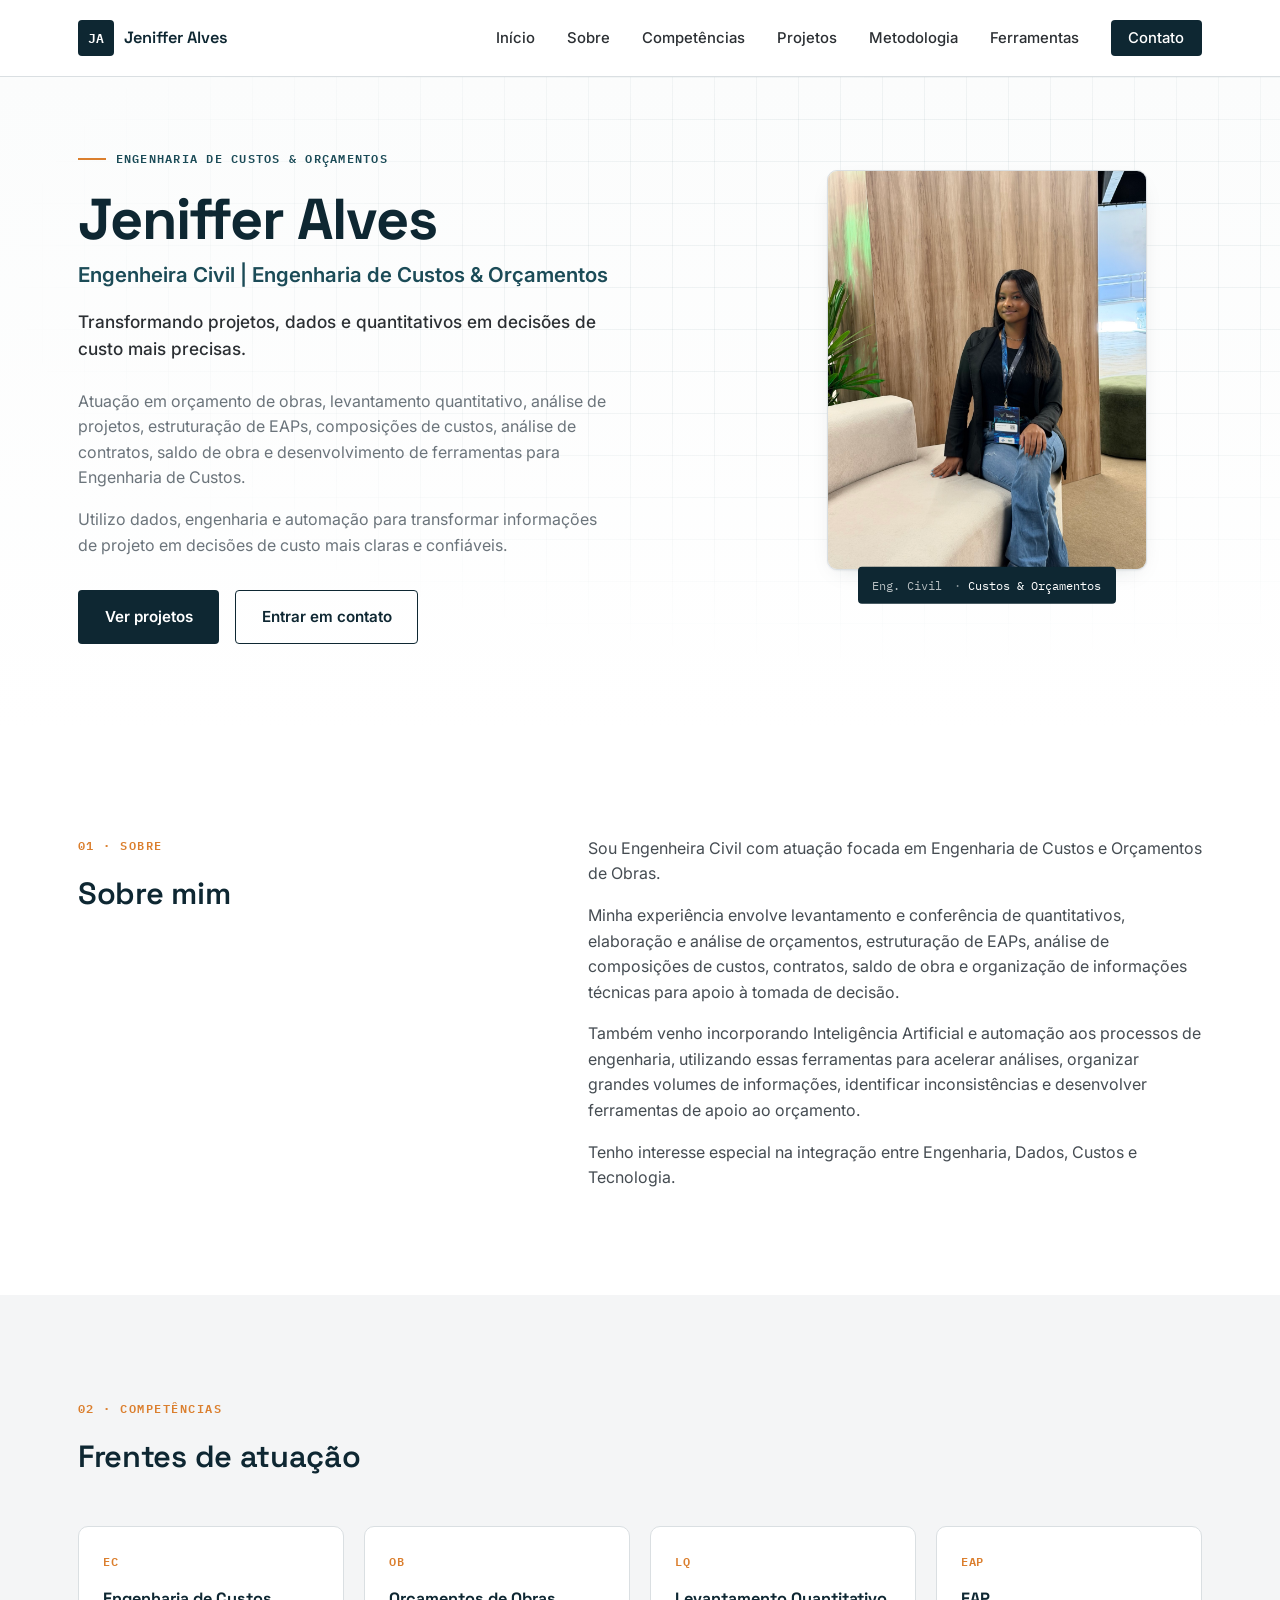
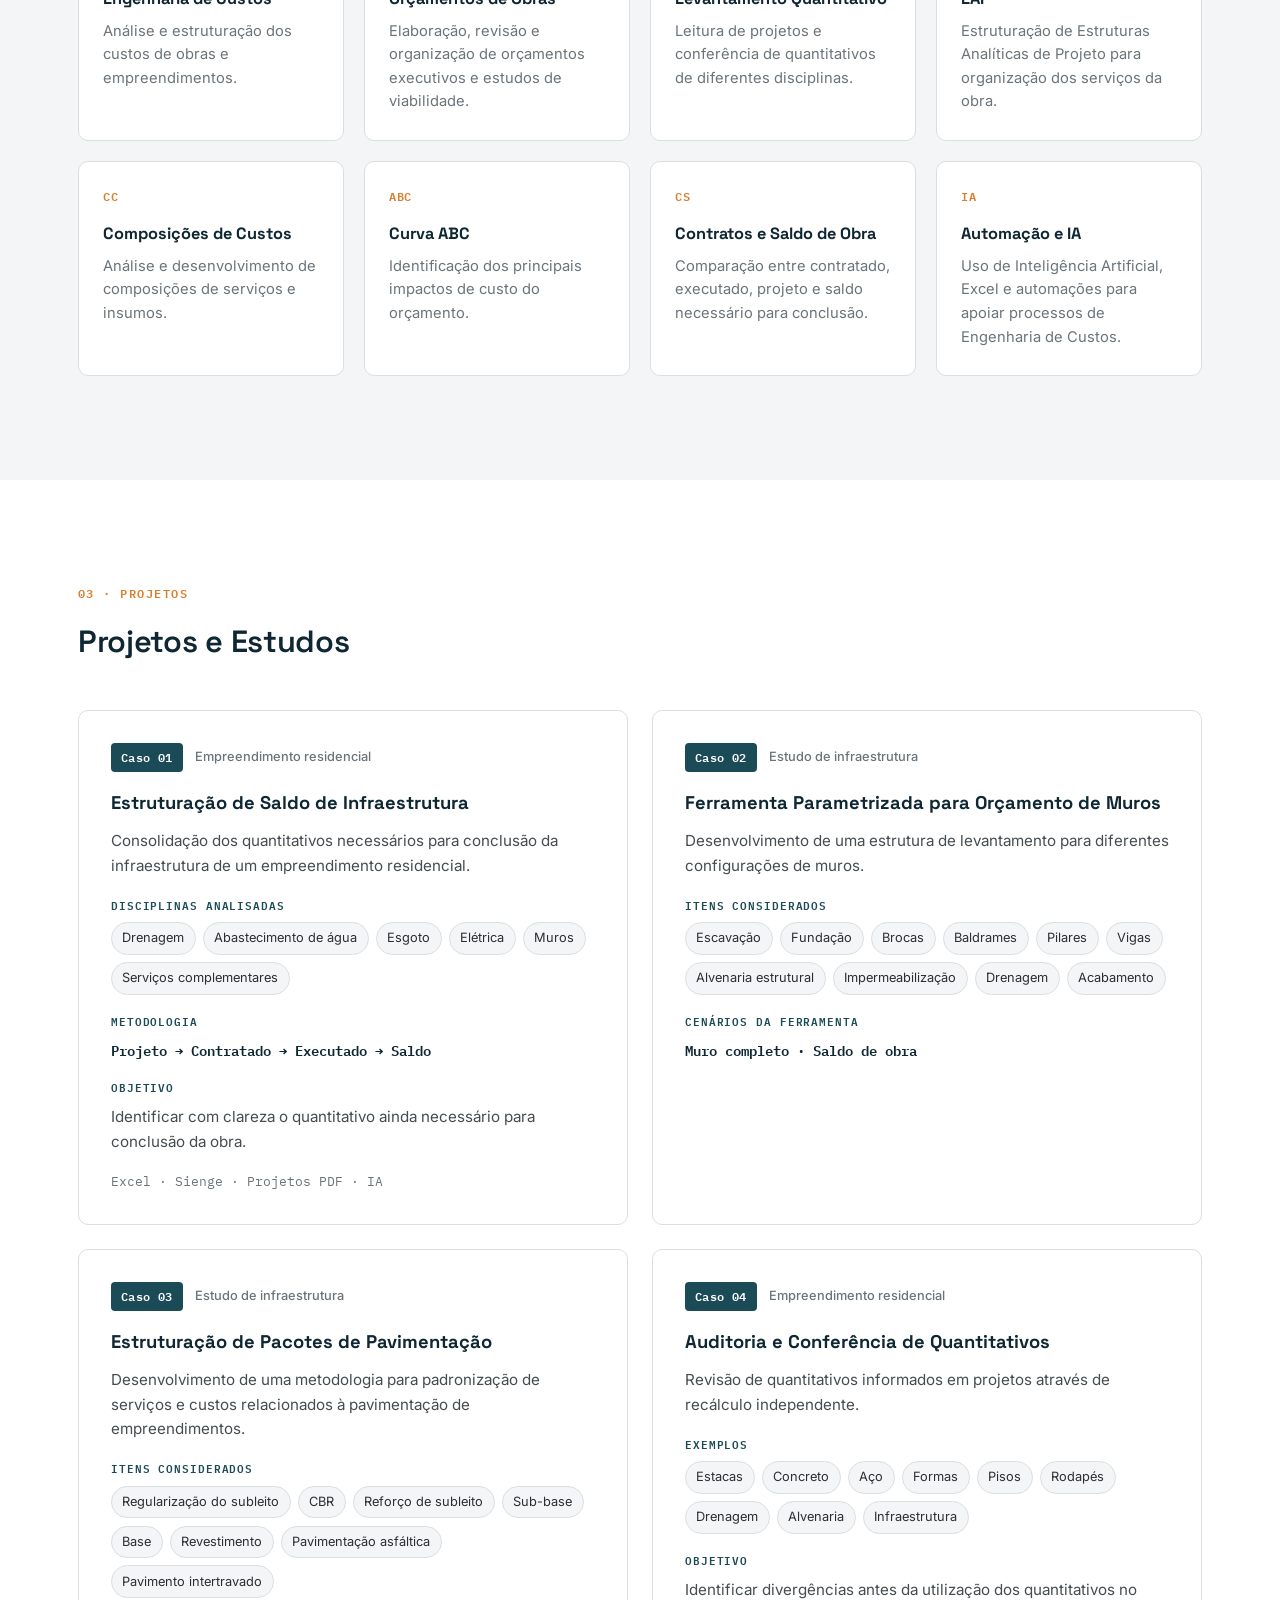
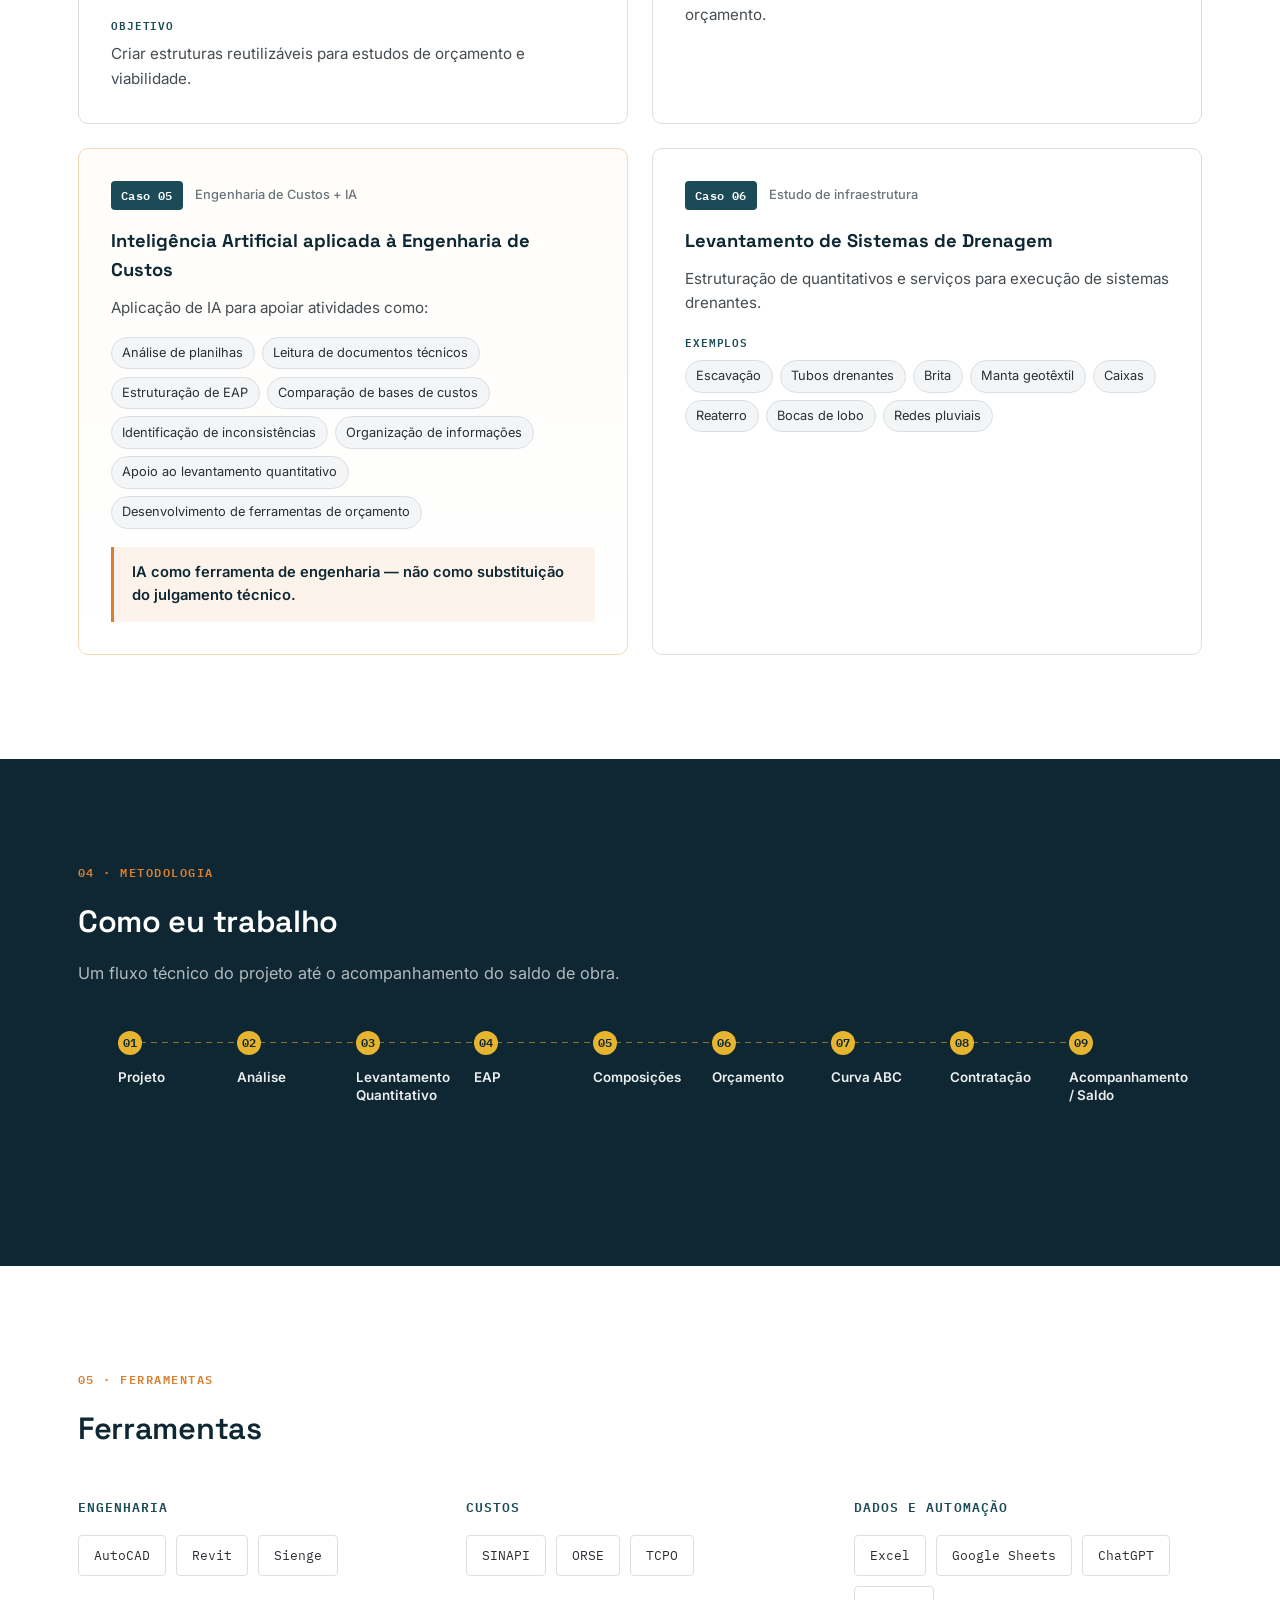
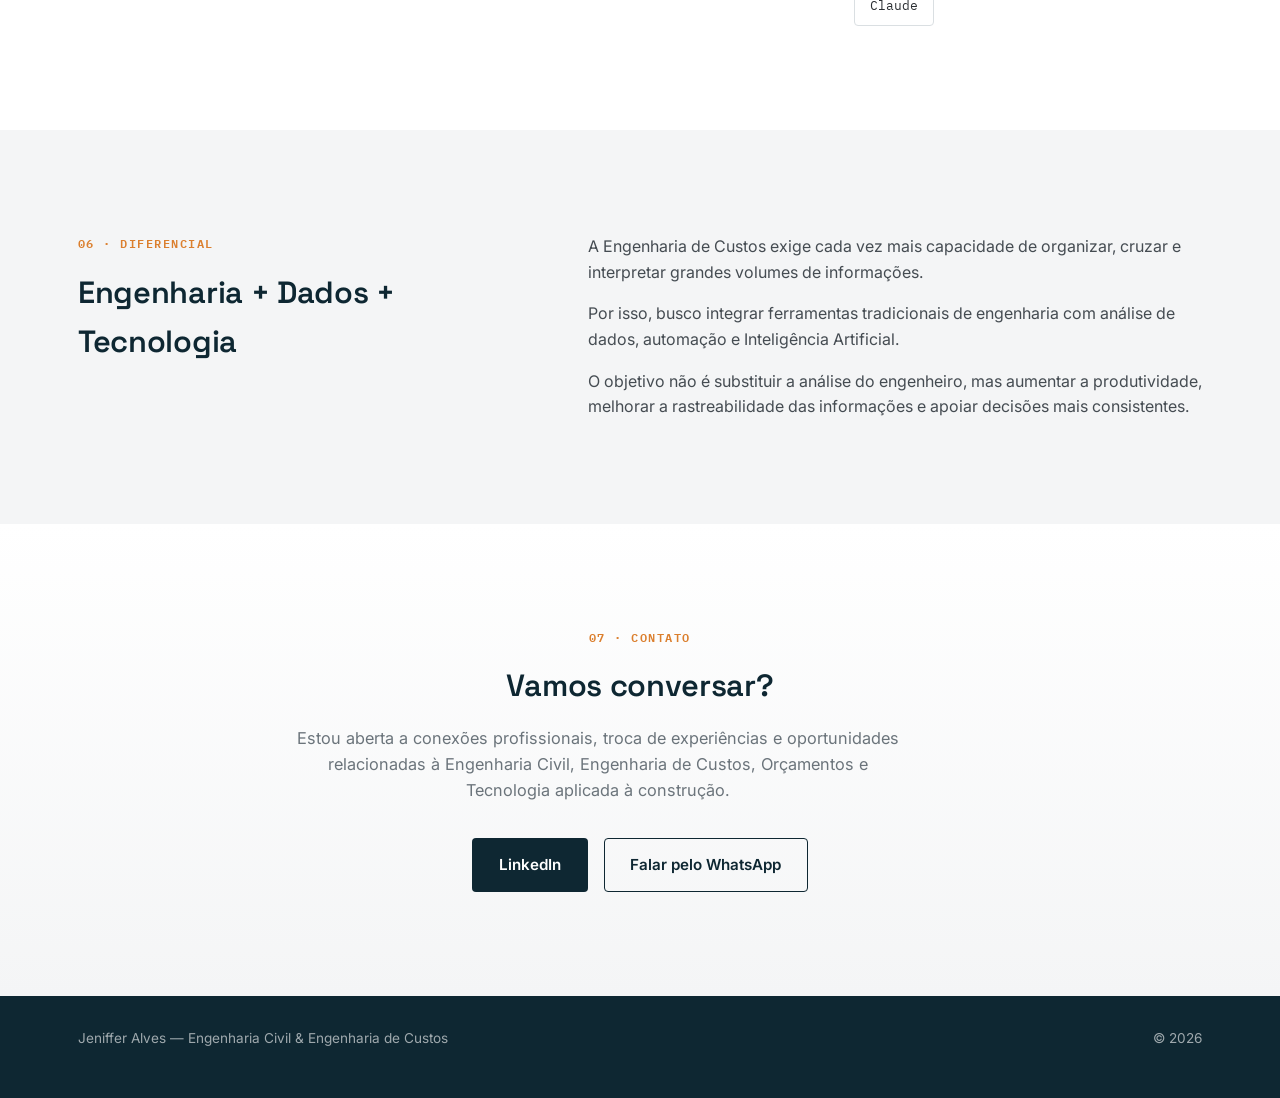
<file: index.html>
<!DOCTYPE html>
<html lang="pt-BR">
<head>
<meta charset="UTF-8">
<meta name="viewport" content="width=device-width, initial-scale=1.0">
<title>Jeniffer Alves | Engenharia Civil &amp; Engenharia de Custos</title>
<meta name="description" content="Portfólio de Jeniffer Alves, Engenheira Civil com atuação em Engenharia de Custos, Orçamentos, Levantamento Quantitativo, EAP e aplicação de Inteligência Artificial na Engenharia.">
<meta name="theme-color" content="#0E2A38">

<!-- Open Graph básico -->
<meta property="og:title" content="Jeniffer Alves | Engenharia Civil &amp; Engenharia de Custos">
<meta property="og:description" content="Engenharia de Custos, Orçamentos, Quantitativos, Planejamento de Custos e IA aplicada à Engenharia.">
<meta property="og:type" content="website">

<link rel="preconnect" href="https://fonts.googleapis.com">
<link rel="preconnect" href="https://fonts.gstatic.com" crossorigin>
<link href="https://fonts.googleapis.com/css2?family=Space+Grotesk:wght@500;600;700&family=Inter:wght@400;500;600&family=IBM+Plex+Mono:wght@500;600&display=swap" rel="stylesheet">

<link rel="stylesheet" href="style.css">
</head>
<body>

<a class="skip-link" href="#inicio">Pular para o conteúdo</a>

<!-- ===================== HEADER / MENU ===================== -->
<header class="site-header" id="topo">
  <div class="header-inner">
    <a href="#inicio" class="brand">
      <span class="brand-mark" aria-hidden="true">JA</span>
      <span class="brand-text">Jeniffer Alves</span>
    </a>

    <button class="menu-toggle" id="menuToggle" aria-expanded="false" aria-controls="mainNav" aria-label="Abrir menu de navegação">
      <span class="menu-toggle-bar"></span>
      <span class="menu-toggle-bar"></span>
      <span class="menu-toggle-bar"></span>
    </button>

    <nav class="main-nav" id="mainNav" aria-label="Navegação principal">
      <ul>
        <li><a href="#inicio" class="nav-link">Início</a></li>
        <li><a href="#sobre" class="nav-link">Sobre</a></li>
        <li><a href="#competencias" class="nav-link">Competências</a></li>
        <li><a href="#projetos" class="nav-link">Projetos</a></li>
        <li><a href="#metodologia" class="nav-link">Metodologia</a></li>
        <li><a href="#ferramentas" class="nav-link">Ferramentas</a></li>
        <li><a href="#contato" class="nav-link nav-link-cta">Contato</a></li>
      </ul>
    </nav>
  </div>
</header>

<main id="inicio">

  <!-- ===================== HERO ===================== -->
  <section class="hero" aria-label="Apresentação">
    <div class="hero-grid" aria-hidden="true"></div>
    <div class="hero-inner">
      <div class="hero-content">
        <p class="eyebrow"><span class="eyebrow-line" aria-hidden="true"></span>Engenharia de Custos &amp; Orçamentos</p>
        <h1 class="hero-title">Jeniffer Alves</h1>
        <p class="hero-subtitle">Engenheira Civil | Engenharia de Custos &amp; Orçamentos</p>
        <p class="hero-tagline">Transformando projetos, dados e quantitativos em decisões de custo mais precisas.</p>

        <p class="hero-text">
          Atuação em orçamento de obras, levantamento quantitativo, análise de projetos, estruturação de EAPs,
          composições de custos, análise de contratos, saldo de obra e desenvolvimento de ferramentas para
          Engenharia de Custos.
        </p>
        <p class="hero-text">
          Utilizo dados, engenharia e automação para transformar informações de projeto em decisões de
          custo mais claras e confiáveis.
        </p>

        <div class="hero-actions">
          <a href="#projetos" class="btn btn-primary">Ver projetos</a>
          <a href="#contato" class="btn btn-outline">Entrar em contato</a>
        </div>
      </div>

      <div class="hero-media">
        <div class="hero-photo-frame">
          <img src="jeniffer.jpg" alt="Jeniffer Alves, Engenheira Civil" class="hero-photo" width="420" height="520">
        </div>
        <div class="hero-photo-tag">
          <span class="hero-photo-tag-label">Eng. Civil</span>
          <span class="hero-photo-tag-value">Custos &amp; Orçamentos</span>
        </div>
      </div>
    </div>
  </section>

  <!-- ===================== SOBRE ===================== -->
  <section class="section" id="sobre" aria-label="Sobre mim">
    <div class="section-inner section-inner--split">
      <div class="section-heading">
        <p class="section-kicker">01 · Sobre</p>
        <h2 class="section-title">Sobre mim</h2>
      </div>
      <div class="section-body">
        <p>
          Sou Engenheira Civil com atuação focada em Engenharia de Custos e Orçamentos de Obras.
        </p>
        <p>
          Minha experiência envolve levantamento e conferência de quantitativos, elaboração e análise de
          orçamentos, estruturação de EAPs, análise de composições de custos, contratos, saldo de obra e
          organização de informações técnicas para apoio à tomada de decisão.
        </p>
        <p>
          Também venho incorporando Inteligência Artificial e automação aos processos de engenharia,
          utilizando essas ferramentas para acelerar análises, organizar grandes volumes de informações,
          identificar inconsistências e desenvolver ferramentas de apoio ao orçamento.
        </p>
        <p>
          Tenho interesse especial na integração entre Engenharia, Dados, Custos e Tecnologia.
        </p>
      </div>
    </div>
  </section>

  <!-- ===================== COMPETÊNCIAS ===================== -->
  <section class="section section--muted" id="competencias" aria-label="Competências">
    <div class="section-inner">
      <div class="section-heading">
        <p class="section-kicker">02 · Competências</p>
        <h2 class="section-title">Frentes de atuação</h2>
      </div>

      <div class="card-grid">
        <article class="card">
          <p class="card-index">EC</p>
          <h3 class="card-title">Engenharia de Custos</h3>
          <p class="card-text">Análise e estruturação dos custos de obras e empreendimentos.</p>
        </article>

        <article class="card">
          <p class="card-index">OB</p>
          <h3 class="card-title">Orçamentos de Obras</h3>
          <p class="card-text">Elaboração, revisão e organização de orçamentos executivos e estudos de viabilidade.</p>
        </article>

        <article class="card">
          <p class="card-index">LQ</p>
          <h3 class="card-title">Levantamento Quantitativo</h3>
          <p class="card-text">Leitura de projetos e conferência de quantitativos de diferentes disciplinas.</p>
        </article>

        <article class="card">
          <p class="card-index">EAP</p>
          <h3 class="card-title">EAP</h3>
          <p class="card-text">Estruturação de Estruturas Analíticas de Projeto para organização dos serviços da obra.</p>
        </article>

        <article class="card">
          <p class="card-index">CC</p>
          <h3 class="card-title">Composições de Custos</h3>
          <p class="card-text">Análise e desenvolvimento de composições de serviços e insumos.</p>
        </article>

        <article class="card">
          <p class="card-index">ABC</p>
          <h3 class="card-title">Curva ABC</h3>
          <p class="card-text">Identificação dos principais impactos de custo do orçamento.</p>
        </article>

        <article class="card">
          <p class="card-index">CS</p>
          <h3 class="card-title">Contratos e Saldo de Obra</h3>
          <p class="card-text">Comparação entre contratado, executado, projeto e saldo necessário para conclusão.</p>
        </article>

        <article class="card">
          <p class="card-index">IA</p>
          <h3 class="card-title">Automação e IA</h3>
          <p class="card-text">Uso de Inteligência Artificial, Excel e automações para apoiar processos de Engenharia de Custos.</p>
        </article>
      </div>
    </div>
  </section>

  <!-- ===================== PROJETOS / CASES ===================== -->
  <section class="section" id="projetos" aria-label="Projetos e estudos">
    <div class="section-inner">
      <div class="section-heading">
        <p class="section-kicker">03 · Projetos</p>
        <h2 class="section-title">Projetos e Estudos</h2>
      </div>

      <div class="case-list">

        <article class="case-card">
          <div class="case-card-head">
            <span class="case-tag">Caso 01</span>
            <span class="case-context">Empreendimento residencial</span>
          </div>
          <h3 class="case-title">Estruturação de Saldo de Infraestrutura</h3>
          <p class="case-text">
            Consolidação dos quantitativos necessários para conclusão da infraestrutura de um empreendimento residencial.
          </p>
          <p class="case-label">Disciplinas analisadas</p>
          <ul class="case-tags">
            <li>Drenagem</li><li>Abastecimento de água</li><li>Esgoto</li><li>Elétrica</li><li>Muros</li><li>Serviços complementares</li>
          </ul>
          <p class="case-label">Metodologia</p>
          <p class="case-flow">Projeto <span aria-hidden="true">→</span> Contratado <span aria-hidden="true">→</span> Executado <span aria-hidden="true">→</span> Saldo</p>
          <p class="case-label">Objetivo</p>
          <p class="case-text">Identificar com clareza o quantitativo ainda necessário para conclusão da obra.</p>
          <p class="case-tools">Excel · Sienge · Projetos PDF · IA</p>
        </article>

        <article class="case-card">
          <div class="case-card-head">
            <span class="case-tag">Caso 02</span>
            <span class="case-context">Estudo de infraestrutura</span>
          </div>
          <h3 class="case-title">Ferramenta Parametrizada para Orçamento de Muros</h3>
          <p class="case-text">
            Desenvolvimento de uma estrutura de levantamento para diferentes configurações de muros.
          </p>
          <p class="case-label">Itens considerados</p>
          <ul class="case-tags">
            <li>Escavação</li><li>Fundação</li><li>Brocas</li><li>Baldrames</li><li>Pilares</li><li>Vigas</li><li>Alvenaria estrutural</li><li>Impermeabilização</li><li>Drenagem</li><li>Acabamento</li>
          </ul>
          <p class="case-label">Cenários da ferramenta</p>
          <p class="case-flow">Muro completo <span aria-hidden="true">·</span> Saldo de obra</p>
        </article>

        <article class="case-card">
          <div class="case-card-head">
            <span class="case-tag">Caso 03</span>
            <span class="case-context">Estudo de infraestrutura</span>
          </div>
          <h3 class="case-title">Estruturação de Pacotes de Pavimentação</h3>
          <p class="case-text">
            Desenvolvimento de uma metodologia para padronização de serviços e custos relacionados à pavimentação de empreendimentos.
          </p>
          <p class="case-label">Itens considerados</p>
          <ul class="case-tags">
            <li>Regularização do subleito</li><li>CBR</li><li>Reforço de subleito</li><li>Sub-base</li><li>Base</li><li>Revestimento</li><li>Pavimentação asfáltica</li><li>Pavimento intertravado</li>
          </ul>
          <p class="case-label">Objetivo</p>
          <p class="case-text">Criar estruturas reutilizáveis para estudos de orçamento e viabilidade.</p>
        </article>

        <article class="case-card">
          <div class="case-card-head">
            <span class="case-tag">Caso 04</span>
            <span class="case-context">Empreendimento residencial</span>
          </div>
          <h3 class="case-title">Auditoria e Conferência de Quantitativos</h3>
          <p class="case-text">
            Revisão de quantitativos informados em projetos através de recálculo independente.
          </p>
          <p class="case-label">Exemplos</p>
          <ul class="case-tags">
            <li>Estacas</li><li>Concreto</li><li>Aço</li><li>Formas</li><li>Pisos</li><li>Rodapés</li><li>Drenagem</li><li>Alvenaria</li><li>Infraestrutura</li>
          </ul>
          <p class="case-label">Objetivo</p>
          <p class="case-text">Identificar divergências antes da utilização dos quantitativos no orçamento.</p>
        </article>

        <article class="case-card case-card--highlight">
          <div class="case-card-head">
            <span class="case-tag">Caso 05</span>
            <span class="case-context">Engenharia de Custos + IA</span>
          </div>
          <h3 class="case-title">Inteligência Artificial aplicada à Engenharia de Custos</h3>
          <p class="case-text">Aplicação de IA para apoiar atividades como:</p>
          <ul class="case-tags">
            <li>Análise de planilhas</li><li>Leitura de documentos técnicos</li><li>Estruturação de EAP</li><li>Comparação de bases de custos</li><li>Identificação de inconsistências</li><li>Organização de informações</li><li>Apoio ao levantamento quantitativo</li><li>Desenvolvimento de ferramentas de orçamento</li>
          </ul>
          <p class="case-callout">IA como ferramenta de engenharia — não como substituição do julgamento técnico.</p>
        </article>

        <article class="case-card">
          <div class="case-card-head">
            <span class="case-tag">Caso 06</span>
            <span class="case-context">Estudo de infraestrutura</span>
          </div>
          <h3 class="case-title">Levantamento de Sistemas de Drenagem</h3>
          <p class="case-text">
            Estruturação de quantitativos e serviços para execução de sistemas drenantes.
          </p>
          <p class="case-label">Exemplos</p>
          <ul class="case-tags">
            <li>Escavação</li><li>Tubos drenantes</li><li>Brita</li><li>Manta geotêxtil</li><li>Caixas</li><li>Reaterro</li><li>Bocas de lobo</li><li>Redes pluviais</li>
          </ul>
        </article>

      </div>
    </div>
  </section>

  <!-- ===================== METODOLOGIA ===================== -->
  <section class="section section--dark" id="metodologia" aria-label="Como eu trabalho">
    <div class="section-inner">
      <div class="section-heading section-heading--onDark">
        <p class="section-kicker">04 · Metodologia</p>
        <h2 class="section-title">Como eu trabalho</h2>
        <p class="section-lede">Um fluxo técnico do projeto até o acompanhamento do saldo de obra.</p>
      </div>

      <ol class="flow" aria-label="Fluxo de trabalho, do projeto ao acompanhamento">
        <li class="flow-step"><span class="flow-num">01</span><span class="flow-label">Projeto</span></li>
        <li class="flow-step"><span class="flow-num">02</span><span class="flow-label">Análise</span></li>
        <li class="flow-step"><span class="flow-num">03</span><span class="flow-label">Levantamento Quantitativo</span></li>
        <li class="flow-step"><span class="flow-num">04</span><span class="flow-label">EAP</span></li>
        <li class="flow-step"><span class="flow-num">05</span><span class="flow-label">Composições</span></li>
        <li class="flow-step"><span class="flow-num">06</span><span class="flow-label">Orçamento</span></li>
        <li class="flow-step"><span class="flow-num">07</span><span class="flow-label">Curva ABC</span></li>
        <li class="flow-step"><span class="flow-num">08</span><span class="flow-label">Contratação</span></li>
        <li class="flow-step"><span class="flow-num">09</span><span class="flow-label">Acompanhamento / Saldo</span></li>
      </ol>
    </div>
  </section>

  <!-- ===================== FERRAMENTAS ===================== -->
  <section class="section" id="ferramentas" aria-label="Ferramentas">
    <div class="section-inner">
      <div class="section-heading">
        <p class="section-kicker">05 · Ferramentas</p>
        <h2 class="section-title">Ferramentas</h2>
      </div>

      <div class="tools-groups">
        <div class="tools-group">
          <h3 class="tools-group-title">Engenharia</h3>
          <ul class="badge-list">
            <li class="badge">AutoCAD</li>
            <li class="badge">Revit</li>
            <li class="badge">Sienge</li>
          </ul>
        </div>

        <div class="tools-group">
          <h3 class="tools-group-title">Custos</h3>
          <ul class="badge-list">
            <li class="badge">SINAPI</li>
            <li class="badge">ORSE</li>
            <li class="badge">TCPO</li>
          </ul>
        </div>

        <div class="tools-group">
          <h3 class="tools-group-title">Dados e Automação</h3>
          <ul class="badge-list">
            <li class="badge">Excel</li>
            <li class="badge">Google Sheets</li>
            <li class="badge">ChatGPT</li>
            <li class="badge">Claude</li>
          </ul>
        </div>
      </div>
    </div>
  </section>

  <!-- ===================== DIFERENCIAL ===================== -->
  <section class="section section--muted" aria-label="Engenharia, dados e tecnologia">
    <div class="section-inner section-inner--split">
      <div class="section-heading">
        <p class="section-kicker">06 · Diferencial</p>
        <h2 class="section-title">Engenharia + Dados + Tecnologia</h2>
      </div>
      <div class="section-body">
        <p>
          A Engenharia de Custos exige cada vez mais capacidade de organizar, cruzar e interpretar grandes
          volumes de informações.
        </p>
        <p>
          Por isso, busco integrar ferramentas tradicionais de engenharia com análise de dados, automação
          e Inteligência Artificial.
        </p>
        <p>
          O objetivo não é substituir a análise do engenheiro, mas aumentar a produtividade, melhorar a
          rastreabilidade das informações e apoiar decisões mais consistentes.
        </p>
      </div>
    </div>
  </section>

  <!-- ===================== CONTATO ===================== -->
  <section class="section section--contact" id="contato" aria-label="Contato">
    <div class="section-inner section-inner--center">
      <p class="section-kicker">07 · Contato</p>
      <h2 class="section-title">Vamos conversar?</h2>
      <p class="section-lede">
        Estou aberta a conexões profissionais, troca de experiências e oportunidades relacionadas à
        Engenharia Civil, Engenharia de Custos, Orçamentos e Tecnologia aplicada à construção.
      </p>
      <div class="contact-actions">
        <a href="https://www.linkedin.com/in/jeniffer-alves-aa513b12b" class="btn btn-primary" target="_blank" rel="noopener noreferrer">LinkedIn</a>
        <a href="https://wa.me/5519999620740?text=Ol%C3%A1%2C%20Jeniffer%21%20Vi%20seu%20portf%C3%B3lio%20e%20gostaria%20de%20conversar%20sobre%20um%20or%C3%A7amento." class="btn btn-outline" target="_blank" rel="noopener noreferrer">Falar pelo WhatsApp</a>
      </div>
    </div>
  </section>

</main>

<!-- ===================== RODAPÉ ===================== -->
<footer class="site-footer">
  <div class="footer-inner">
    <p>Jeniffer Alves — Engenharia Civil &amp; Engenharia de Custos</p>
    <p>&copy; <span id="anoAtual"></span></p>
  </div>
</footer>

<script src="script.js"></script>
</body>
</html>
</file>
<file: style.css>
/* =========================================================
   Jeniffer Alves — Portfólio | Engenharia de Custos
   Sistema de tokens: azul petróleo + grafite, tipografia técnica,
   fluxo de metodologia como elemento assinatura (estilo diagrama).
   ========================================================= */

:root{
  /* Cor */
  --navy:        #0E2732;
  --petrol:      #1B4B57;
  --petrol-light:#2E7080;
  --graphite:    #2B2F33;
  --gray-mid:    #6B747B;
  --gray-line:   #DADFE2;
  --bg-light:    #F4F5F6;
  --white:       #FFFFFF;
  --accent:      #DB7F2E;
  --accent-soft: #F3D9B8;
  --accent-yellow:#E7B430;

  /* Tipografia */
  --font-display: "Space Grotesk", "Segoe UI", sans-serif;
  --font-body:    "Inter", "Segoe UI", sans-serif;
  --font-mono:    "IBM Plex Mono", "Courier New", monospace;

  /* Layout */
  --max-width: 1180px;
  --radius-sm: 4px;
  --radius-md: 10px;
  --header-h: 76px;

  --shadow-card: 0 1px 2px rgba(14,39,50,0.06), 0 8px 24px -12px rgba(14,39,50,0.18);
}

/* ---------- Reset ---------- */
*, *::before, *::after{ box-sizing: border-box; }
html{ scroll-behavior: smooth; }
body{
  margin: 0;
  font-family: var(--font-body);
  color: var(--graphite);
  background: var(--white);
  line-height: 1.6;
  -webkit-font-smoothing: antialiased;
}
img{ max-width: 100%; display: block; }
ul{ list-style: none; margin: 0; padding: 0; }
a{ color: inherit; text-decoration: none; }
h1,h2,h3{ font-family: var(--font-display); margin: 0; color: var(--navy); }
p{ margin: 0 0 1rem 0; }
p:last-child{ margin-bottom: 0; }

@media (prefers-reduced-motion: reduce){
  html{ scroll-behavior: auto; }
  *, *::before, *::after{ animation-duration: 0.001ms !important; transition-duration: 0.001ms !important; }
}

.skip-link{
  position: absolute; left: -999px; top: 0;
  background: var(--navy); color: var(--white);
  padding: .75rem 1.25rem; z-index: 999; border-radius: 0 0 var(--radius-sm) 0;
}
.skip-link:focus{ left: 0; }

:focus-visible{ outline: 2px solid var(--accent); outline-offset: 3px; }

/* ---------- Layout helpers ---------- */
.section{ padding: 6.5rem 0; }
.section-inner{ max-width: var(--max-width); margin: 0 auto; padding: 0 1.75rem; }
.section-inner--center{ text-align: center; max-width: 760px; }
.section-inner--split{ display: grid; grid-template-columns: 0.85fr 1.15fr; gap: 3.5rem; }
.section--muted{ background: var(--bg-light); }
.section--dark{ background: var(--navy); color: rgba(255,255,255,0.86); }
.section--contact{ background: linear-gradient(180deg, var(--white) 0%, var(--bg-light) 100%); }

.section-kicker{
  font-family: var(--font-mono);
  font-size: .78rem;
  letter-spacing: .12em;
  text-transform: uppercase;
  color: var(--accent);
  margin: 0 0 .85rem 0;
  font-weight: 600;
}
.section-title{ font-size: clamp(1.6rem, 2.4vw, 2.15rem); font-weight: 600; letter-spacing: -0.01em; }
.section-heading{ margin-bottom: 2.75rem; }
.section-heading--onDark .section-title{ color: var(--white); }
.section-lede{
  margin-top: .9rem;
  color: var(--gray-mid);
  max-width: 620px;
  font-size: 1.02rem;
}
.section--dark .section-lede{ color: rgba(255,255,255,0.68); }
.section-body p{ color: #454C52; }

/* ---------- Buttons ---------- */
.btn{
  display: inline-flex;
  align-items: center;
  gap: .5rem;
  padding: .85rem 1.6rem;
  border-radius: var(--radius-sm);
  font-family: var(--font-body);
  font-weight: 600;
  font-size: .95rem;
  border: 1.5px solid transparent;
  transition: transform .18s ease, background .18s ease, border-color .18s ease, color .18s ease;
}
.btn-primary{ background: var(--navy); color: var(--white); }
.btn-primary:hover{ background: var(--petrol); transform: translateY(-1px); }
.btn-outline{ border-color: var(--navy); color: var(--navy); }
.btn-outline:hover{ background: var(--navy); color: var(--white); transform: translateY(-1px); }
.section--dark .btn-outline{ border-color: rgba(255,255,255,0.55); color: var(--white); }

/* ---------- Header ---------- */
.site-header{
  position: sticky; top: 0; z-index: 100;
  background: rgba(255,255,255,0.92);
  backdrop-filter: blur(8px);
  border-bottom: 1px solid var(--gray-line);
}
.header-inner{
  max-width: var(--max-width);
  margin: 0 auto;
  padding: 0 1.75rem;
  height: var(--header-h);
  display: flex;
  align-items: center;
  justify-content: space-between;
}
.brand{ display: flex; align-items: center; gap: .65rem; }
.brand-mark{
  width: 36px; height: 36px;
  display: grid; place-items: center;
  background: var(--navy); color: var(--white);
  font-family: var(--font-mono); font-size: .8rem; font-weight: 600;
  border-radius: var(--radius-sm);
}
.brand-text{ font-family: var(--font-display); font-weight: 600; font-size: 1.02rem; color: var(--navy); }

.main-nav ul{ display: flex; align-items: center; gap: 2rem; }
.nav-link{
  font-size: .93rem; font-weight: 500; color: var(--graphite);
  position: relative; padding: .3rem 0;
}
.nav-link::after{
  content: ""; position: absolute; left: 0; right: 0; bottom: -3px; height: 2px;
  background: var(--accent); transform: scaleX(0); transform-origin: left;
  transition: transform .2s ease;
}
.nav-link:hover::after{ transform: scaleX(1); }
.nav-link-cta{
  background: var(--navy); color: var(--white) !important; padding: .55rem 1.1rem;
  border-radius: var(--radius-sm);
}
.nav-link-cta::after{ display: none; }
.nav-link-cta:hover{ background: var(--petrol); }

.menu-toggle{
  display: none; flex-direction: column; gap: 5px;
  background: none; border: none; cursor: pointer; padding: .5rem;
}
.menu-toggle-bar{ width: 24px; height: 2px; background: var(--navy); transition: transform .2s ease, opacity .2s ease; }
.menu-toggle[aria-expanded="true"] .menu-toggle-bar:nth-child(1){ transform: translateY(7px) rotate(45deg); }
.menu-toggle[aria-expanded="true"] .menu-toggle-bar:nth-child(2){ opacity: 0; }
.menu-toggle[aria-expanded="true"] .menu-toggle-bar:nth-child(3){ transform: translateY(-7px) rotate(-45deg); }

/* ---------- Hero ---------- */
.hero{
  position: relative;
  overflow: hidden;
  padding: 4.5rem 0 5.5rem;
  background: linear-gradient(180deg, #FBFCFC 0%, var(--white) 100%);
}
.hero-grid{
  position: absolute; inset: 0;
  background-image:
    linear-gradient(to right, rgba(27,75,87,0.06) 1px, transparent 1px),
    linear-gradient(to bottom, rgba(27,75,87,0.06) 1px, transparent 1px);
  background-size: 42px 42px;
  mask-image: radial-gradient(ellipse 70% 60% at 70% 30%, black 40%, transparent 100%);
  pointer-events: none;
}
.hero-inner{
  position: relative;
  max-width: var(--max-width);
  margin: 0 auto;
  padding: 0 1.75rem;
  display: grid;
  grid-template-columns: 1.2fr 0.8fr;
  gap: 3rem;
  align-items: center;
}
.eyebrow{
  display: flex; align-items: center; gap: .6rem;
  font-family: var(--font-mono); font-size: .78rem; letter-spacing: .1em; text-transform: uppercase;
  color: var(--petrol); font-weight: 600; margin: 0 0 1.25rem 0;
}
.eyebrow-line{ width: 28px; height: 2px; background: var(--accent); display: inline-block; }
.hero-title{
  font-size: clamp(2.4rem, 5vw, 3.6rem);
  font-weight: 700; letter-spacing: -0.02em; line-height: 1.05;
  margin-bottom: .6rem;
}
.hero-subtitle{ font-size: clamp(1.05rem, 1.6vw, 1.3rem); color: var(--petrol); font-weight: 600; margin-bottom: 1rem; }
.hero-tagline{ font-size: 1.08rem; color: var(--graphite); font-weight: 500; margin-bottom: 1.6rem; max-width: 520px; }
.hero-text{ color: var(--gray-mid); max-width: 540px; }
.hero-actions{ display: flex; gap: 1rem; margin-top: 2rem; flex-wrap: wrap; }

.hero-media{ display: flex; flex-direction: column; align-items: center; gap: 1rem; }
.hero-photo-frame{
  width: min(320px, 100%);
  aspect-ratio: 4 / 5;
  border-radius: var(--radius-md);
  overflow: hidden;
  background: var(--bg-light);
  border: 1px solid var(--gray-line);
  box-shadow: var(--shadow-card);
  position: relative;
}
.hero-photo{ width: 100%; height: 100%; object-fit: cover; }
.hero-photo-frame--empty{
  display: grid; place-items: center;
}
.hero-photo-frame--empty .hero-photo{ display: none; }
.hero-photo-frame--empty::before{
  content: "JA";
  font-family: var(--font-display);
  font-size: 3rem; font-weight: 600;
  color: var(--petrol-light);
}
.hero-photo-frame--empty::after{
  content: "Adicione img/jeniffer.jpg";
  position: absolute; bottom: 1rem; left: 0; right: 0; text-align: center;
  font-family: var(--font-mono); font-size: .68rem; color: var(--gray-mid);
}
.hero-photo-tag{
  align-self: center;
  display: flex; gap: .75rem; align-items: center;
  font-family: var(--font-mono); font-size: .75rem;
  background: var(--navy); color: var(--white);
  padding: .55rem .9rem; border-radius: var(--radius-sm);
  transform: translateY(-1.2rem);
}
.hero-photo-tag-label{ opacity: .7; }
.hero-photo-tag-value::before{ content: "· "; opacity: .5; }

/* ---------- Cards (Competências) ---------- */
.card-grid{
  display: grid;
  grid-template-columns: repeat(4, 1fr);
  gap: 1.25rem;
}
.card{
  background: var(--white);
  border: 1px solid var(--gray-line);
  border-radius: var(--radius-md);
  padding: 1.6rem 1.5rem;
  transition: transform .2s ease, box-shadow .2s ease, border-color .2s ease;
}
.card:hover{
  transform: translateY(-4px);
  box-shadow: var(--shadow-card);
  border-color: var(--petrol-light);
}
.card-index{
  font-family: var(--font-mono); font-size: .75rem; font-weight: 600;
  color: var(--accent); letter-spacing: .06em; margin-bottom: .9rem;
}
.card-title{ font-size: 1.02rem; margin-bottom: .5rem; }
.card-text{ font-size: .92rem; color: var(--gray-mid); margin: 0; }

/* ---------- Casos / Projetos ---------- */
.case-list{
  display: grid;
  grid-template-columns: repeat(2, 1fr);
  gap: 1.5rem;
}
.case-card{
  background: var(--white);
  border: 1px solid var(--gray-line);
  border-radius: var(--radius-md);
  padding: 2rem;
  transition: box-shadow .2s ease, border-color .2s ease, transform .2s ease;
}
.case-card:hover{ box-shadow: var(--shadow-card); border-color: var(--petrol-light); transform: translateY(-3px); }
.case-card--highlight{ border-color: var(--accent-soft); background: linear-gradient(180deg, #FFFDFA 0%, var(--white) 100%); }
.case-card-head{ display: flex; align-items: center; gap: .75rem; margin-bottom: 1rem; }
.case-tag{
  font-family: var(--font-mono); font-size: .74rem; font-weight: 600;
  color: var(--white); background: var(--petrol);
  padding: .3rem .6rem; border-radius: var(--radius-sm); letter-spacing: .04em;
}
.case-context{ font-size: .8rem; color: var(--gray-mid); font-weight: 500; }
.case-title{ font-size: 1.15rem; margin-bottom: .75rem; }
.case-text{ color: #454C52; font-size: .95rem; }
.case-label{
  font-family: var(--font-mono); font-size: .7rem; text-transform: uppercase; letter-spacing: .08em;
  color: var(--petrol); margin: 1.1rem 0 .55rem 0; font-weight: 600;
}
.case-tags{ display: flex; flex-wrap: wrap; gap: .45rem; }
.case-tags li{
  font-size: .8rem; background: var(--bg-light); color: var(--graphite);
  padding: .32rem .65rem; border-radius: 999px; border: 1px solid var(--gray-line);
}
.case-flow{ font-family: var(--font-mono); font-size: .85rem; color: var(--navy); font-weight: 600; }
.case-tools{ margin-top: 1.1rem; font-size: .82rem; color: var(--gray-mid); font-family: var(--font-mono); }
.case-callout{
  margin-top: 1.1rem; padding: .9rem 1.1rem;
  background: rgba(219,127,46,0.09); border-left: 3px solid var(--accent);
  border-radius: 0 var(--radius-sm) var(--radius-sm) 0;
  font-weight: 600; color: var(--navy); font-size: .92rem;
}

/* ---------- Metodologia (elemento assinatura) ---------- */
.flow{
  display: grid;
  grid-template-columns: repeat(9, 1fr);
  gap: 0;
  counter-reset: none;
  position: relative;
  margin-top: 1rem;
}
.flow-step{
  position: relative;
  display: flex;
  flex-direction: column;
  align-items: flex-start;
  padding: 0 .9rem 2.6rem 0;
}
.flow-step::before{
  content: "";
  position: absolute;
  top: 11px;
  left: 0;
  right: -0.9rem;
  height: 1px;
  background: repeating-linear-gradient(to right, rgba(231,180,48,0.55) 0 6px, transparent 6px 11px);
}
.flow-step:last-child::before{ display: none; }
.flow-num{
  font-family: var(--font-mono);
  font-size: .78rem;
  font-weight: 600;
  color: var(--navy);
  background: var(--accent-yellow);
  width: 24px; height: 24px;
  border-radius: 50%;
  display: grid; place-items: center;
  margin-bottom: .85rem;
  position: relative;
  z-index: 1;
}
.flow-label{
  font-size: .84rem;
  font-weight: 600;
  color: rgba(255,255,255,0.92);
  line-height: 1.35;
}

/* ---------- Ferramentas ---------- */
.tools-groups{
  display: grid;
  grid-template-columns: repeat(3, 1fr);
  gap: 2.5rem;
}
.tools-group-title{
  font-family: var(--font-mono);
  font-size: .82rem; text-transform: uppercase; letter-spacing: .08em;
  color: var(--petrol); margin-bottom: 1.1rem; font-weight: 600;
}
.badge-list{ display: flex; flex-wrap: wrap; gap: .6rem; }
.badge{
  font-family: var(--font-mono);
  font-size: .82rem;
  padding: .55rem .95rem;
  border: 1px solid var(--gray-line);
  border-radius: var(--radius-sm);
  color: var(--graphite);
  background: var(--white);
  transition: border-color .18s ease, color .18s ease, transform .18s ease;
}
.badge:hover{ border-color: var(--accent); color: var(--navy); transform: translateY(-2px); }

/* ---------- Contato ---------- */
.contact-actions{ display: flex; gap: 1rem; justify-content: center; margin-top: 2.2rem; flex-wrap: wrap; }

/* ---------- Rodapé ---------- */
.site-footer{ background: var(--navy); color: rgba(255,255,255,0.6); padding: 2rem 0; }
.footer-inner{
  max-width: var(--max-width); margin: 0 auto; padding: 0 1.75rem;
  display: flex; justify-content: space-between; flex-wrap: wrap; gap: .5rem;
  font-size: .85rem;
}

/* ---------- Reveal on scroll ---------- */
.reveal{ opacity: 0; transform: translateY(16px); transition: opacity .6s ease, transform .6s ease; }
.reveal.is-visible{ opacity: 1; transform: translateY(0); }

/* =========================================================
   Responsivo
   ========================================================= */
@media (max-width: 980px){
  .hero-inner{ grid-template-columns: 1fr; }
  .hero-media{ order: -1; }
  .section-inner--split{ grid-template-columns: 1fr; gap: 1.5rem; }
  .card-grid{ grid-template-columns: repeat(2, 1fr); }
  .case-list{ grid-template-columns: 1fr; }
  .tools-groups{ grid-template-columns: 1fr; gap: 2rem; }
  .flow{ grid-template-columns: repeat(3, 1fr); row-gap: 1.5rem; }
  .flow-step::before{ display: none; }
}

@media (max-width: 720px){
  .menu-toggle{ display: flex; }
  .main-nav{
    position: fixed; inset: var(--header-h) 0 0 0;
    background: var(--white);
    transform: translateX(100%);
    transition: transform .25s ease;
    overflow-y: auto;
  }
  .main-nav.is-open{ transform: translateX(0); }
  .main-nav ul{ flex-direction: column; align-items: stretch; gap: 0; padding: 1rem 1.75rem; }
  .main-nav li{ border-bottom: 1px solid var(--gray-line); }
  .nav-link{ display: block; padding: 1rem 0; }
  .nav-link-cta{ display: inline-block; margin: 1rem 0; }

  .section{ padding: 4rem 0; }
  .card-grid{ grid-template-columns: 1fr; }
  .flow{ grid-template-columns: 1fr; }
  .hero-actions{ flex-direction: column; align-items: stretch; }
  .contact-actions{ flex-direction: column; align-items: stretch; }
}
</file>
